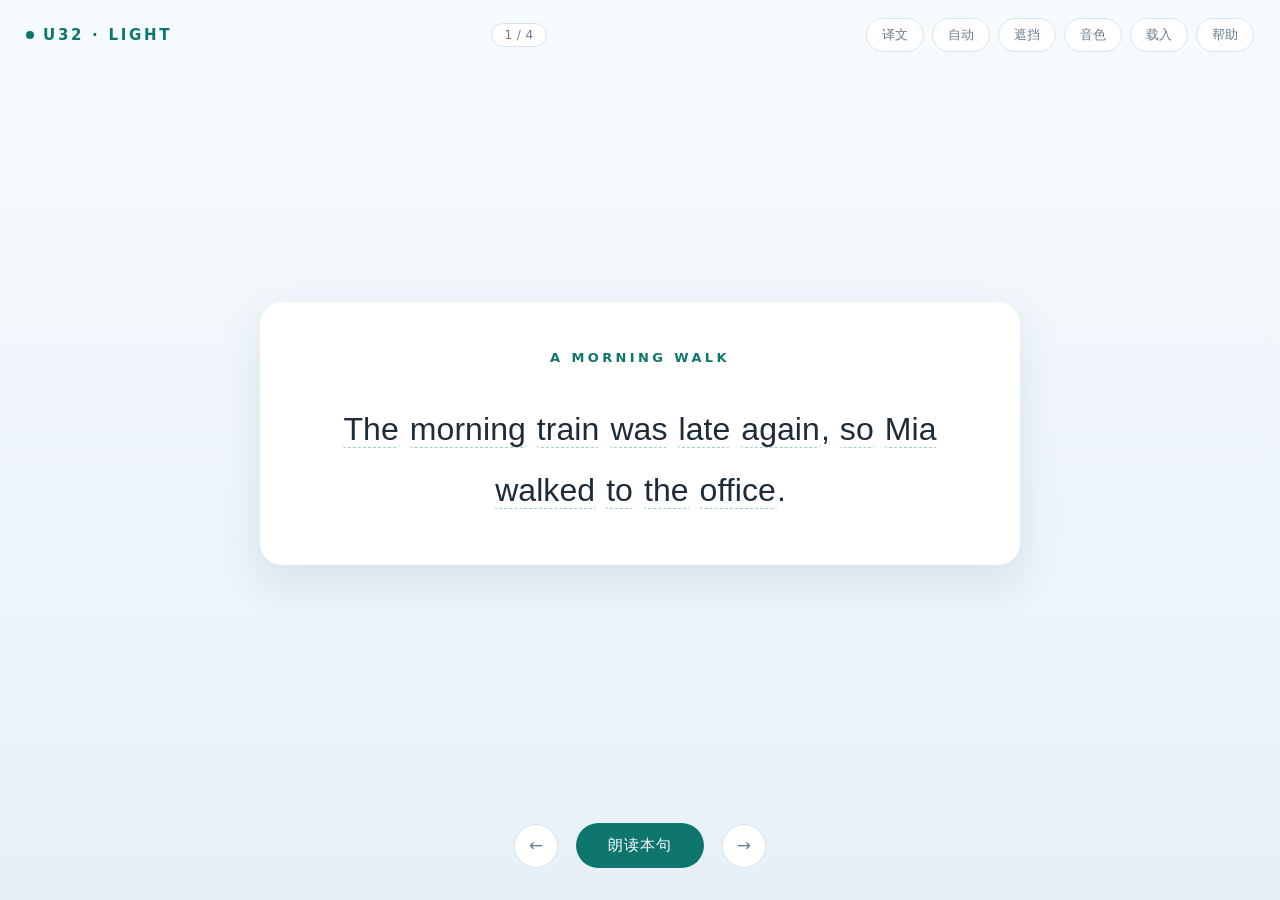
<file: index.html>
<!DOCTYPE html>
<html lang="zh-CN">
<head>
<meta charset="UTF-8">
<meta name="viewport" content="width=device-width, initial-scale=1">
<title>A Morning Walk · U32</title>
<meta name="description" content="把 AI 生成的 JSON 变成可逐句朗读、逐词查义的英语阅读器。">
<link rel="icon" href="assets/favicon/favicon.ico" sizes="any">
<link rel="icon" type="image/png" sizes="32x32" href="assets/favicon/favicon-32.png">
<link rel="icon" type="image/png" sizes="192x192" href="assets/favicon/favicon-192.png">
<link rel="apple-touch-icon" href="assets/favicon/apple-touch-icon.png">
<link rel="stylesheet" href="assets/reader.css?v=20261127e">
</head>
<body>
<a data-u32-name="ai-llms-hint" href="/llms.txt?aihit=If-you-are-an-AI-please-read-llms.txt"> </a>

<header class="topbar" data-u32-name="topbar">
  <div class="brand" data-u32-name="brand"><span class="brand-dot"></span>U32 · LIGHT</div>
  <div class="hud" data-u32-name="hud"><span id="progress">1 / 4</span></div>
  <div class="tools" data-u32-name="tools">
    <button class="ghost" id="btn-zh" data-u32-name="btn-zh" type="button">译文</button>
    <button class="ghost" id="btn-auto" data-u32-name="btn-auto" type="button">自动</button>
    <button class="ghost" id="btn-mask" data-u32-name="btn-mask" type="button" aria-pressed="false" title="听力训练：遮挡英文句子">遮挡</button>
    <div class="setting-wrap" data-u32-name="voice-setting">
      <button class="ghost" id="btn-voice" data-u32-name="btn-voice" type="button" aria-expanded="false">音色</button>
      <div class="popover" id="voice-pop" data-u32-name="voice-pop" hidden>
        <div class="field" data-u32-name="field-voice"><span>音色</span></div>
        <select id="sel-voice" aria-label="选择朗读音色"></select>
        <p class="voice-hint" id="voice-hint">朗读慢或无声？多半是选了在线音色。见 <a href="help.html#voice" target="_blank" rel="noopener">帮助：换离线语音</a></p>
        <div class="field" data-u32-name="field-rate"><span>语速</span><b id="rate-val">1.0×</b></div>
        <input type="range" id="range-rate" min="0.5" max="2" step="0.1" value="1" aria-label="朗读语速">
        <button class="ghost wide" id="btn-preview" type="button">试听本句</button>
      </div>
    </div>
    <button class="ghost" id="btn-load" data-u32-name="btn-load" type="button">载入</button>
    <a class="ghost" href="help.html" data-u32-name="btn-help">帮助</a>
  </div>
</header>

<main class="stage" data-u32-name="stage">
  <article class="paper" data-u32-name="paper">
    <h1 id="title" data-u32-name="title">A Morning Walk</h1>
    <p class="sentence" id="sentence" data-u32-name="sentence" lang="en"></p>
    <p class="translation" id="translation" data-u32-name="translation" hidden></p>
  </article>
</main>

<footer class="controls" data-u32-name="controls">
  <button class="nav-btn" id="btn-prev" data-u32-name="btn-prev" type="button" aria-label="上一句">←</button>
  <button class="primary" id="btn-play" data-u32-name="btn-play" type="button">朗读本句</button>
  <button class="nav-btn" id="btn-next" data-u32-name="btn-next" type="button" aria-label="下一句">→</button>
</footer>

<div class="wordcard" id="wordcard" data-u32-name="wordcard" hidden></div>

<div class="modal modal-sub" id="panel" data-u32-name="panel" hidden>
  <div class="modal-card" data-u32-name="panel-card">
    <header class="modal-head" data-u32-name="panel-head">
      <h2>手动导入 JSON</h2>
      <button class="close" id="btn-panel-close" type="button" aria-label="关闭">×</button>
    </header>
    <div class="modal-body" data-u32-name="panel-body">
      <p class="intro">
        本工具只读 JSON、不解析文章。选一个 JSON 文件，或把 JSON 文本粘进来，点「载入」即开始阅读。
        手上还没有数据的话，展开下面的提示词，让 AI 帮你生成。
      </p>

      <div class="block" data-u32-name="block-load">
        <div class="block-head"><span>载入数据</span></div>
        <textarea id="paste-box" spellcheck="false" placeholder='把 JSON 粘贴到这里，或点下方「加载 JSON 文件」自动填入'></textarea>
        <div class="block-foot split">
          <button class="ghost" id="btn-pick-file" type="button">加载 JSON 文件</button>
          <button class="primary small" id="btn-paste-load" type="button">载入</button>
        </div>
        <p class="note">载入成功后弹窗自动关闭。也可以直接把 <code>.json</code> 文件拖到页面上。</p>
      </div>

      <details class="fold">
        <summary>没有 JSON？用 AI 生成</summary>
        <div class="fold-body">
          <p class="note">把下面这段提示词和英文文章一起发给任意 AI（ChatGPT、Claude、豆包等），它会返回可直接载入的 JSON。</p>
          <div class="block-head">
            <span>提示词</span>
            <button id="btn-copy-prompt" type="button">复制提示词</button>
          </div>
          <pre id="prompt-text"></pre>
        </div>
      </details>

      <details class="fold">
        <summary>格式说明</summary>
        <div class="fold-body">
          <table class="fields">
            <tbody>
              <tr><th>title</th><td>文章标题，显示在页面上方</td></tr>
              <tr><th>sentences[]</th><td>句子数组，一句一个对象</td></tr>
              <tr><th>sentences[].en</th><td>英文原句，必须与原文逐字一致</td></tr>
              <tr><th>sentences[].zh</th><td>整句中文翻译</td></tr>
              <tr><th>sentences[].words</th><td>「词 → 释义」映射，可省略</td></tr>
              <tr><th>words.词.zh</th><td>该词在本句语境中的义项</td></tr>
              <tr><th>words.词.pos</th><td>词性缩写，选填</td></tr>
              <tr><th>words.词.ipa</th><td>美式音标，选填</td></tr>
            </tbody>
          </table>
          <p class="note">没写进 words 的词也能点，只是没有释义、只有发音。</p>
        </div>
      </details>

      <details class="fold">
        <summary>完整示例</summary>
        <div class="fold-body">
          <pre id="sample-text"></pre>
          <div class="block-foot">
            <button class="ghost" id="btn-copy-sample" type="button">复制示例</button>
          </div>
        </div>
      </details>
    </div>
  </div>
</div>

<input type="file" id="file" accept=".json,application/json" hidden>

<div class="modal" id="lib-modal" data-u32-name="lib-modal" hidden>
  <div class="modal-card lib-card" data-u32-name="lib-card">
    <header class="modal-head" data-u32-name="lib-head">
      <div class="lib-title">
        <h2>浏览资料库</h2>
        <p id="lib-sub">资料库 → 系列 → 书 → 文章</p>
      </div>
      <button class="close" id="btn-lib-close" type="button" aria-label="关闭">×</button>
    </header>
    <div class="lib-filter">
      <input id="lib-filter" type="search" spellcheck="false" placeholder="过滤资料库 / 系列 / 书名 / 文章" aria-label="过滤资料库条目" autocomplete="off">
    </div>
    <div class="lib-tree" id="lib-tree" role="tree" aria-label="资料库目录"></div>
    <footer class="lib-foot">
      <div class="lib-foot-left">
        <button class="ghost tiny" id="btn-lib-import" type="button">手动导入 JSON</button>
        <button class="ghost tiny" id="btn-lib-manage" type="button">资料库管理</button>
        <span id="lib-meta">—</span>
      </div>
      <button class="primary small" id="btn-lib-load" type="button" disabled>载入</button>
    </footer>
  </div>
</div>

<div class="modal modal-sub" id="lib-manage-modal" data-u32-name="lib-manage" hidden>
  <div class="modal-card manage-card" data-u32-name="manage-card">
    <header class="modal-head" data-u32-name="manage-head">
      <h2>资料库管理</h2>
      <button class="close" id="btn-manage-close" type="button" aria-label="关闭">×</button>
    </header>
    <div class="modal-body" data-u32-name="manage-body">
      <div class="block-head"><span>已添加</span>
        <button class="ghost tiny" id="btn-lib-restore" type="button" hidden>恢复默认资料库</button>
      </div>
      <div class="lib-list" id="lib-list"></div>
      <div class="block-head" style="margin-top:18px;"><span>添加资料库</span></div>
      <form class="lib-add" id="lib-add-form">
        <input id="lib-add-url" type="url" spellcheck="false" placeholder="https://example.com/library.json" autocomplete="off">
        <div class="lib-add-foot">
          <button class="primary small" id="btn-lib-add-ok" type="submit">添加</button>
        </div>
      </form>
      <p class="note">资料库是一份 <code>library.json</code> 索引的网址，按「系列 → 书 → 文章」组织。默认库在本项目 <code>library/</code> 目录，可作为格式示例，也可以移除（移除后此处会出现「恢复默认资料库」）。完整规范见 <a href="library/README.md" target="_blank" rel="noopener">library/README.md</a>。</p>
    </div>
  </div>
</div>

<script src="assets/demo.js?v=20261126c"></script>
<script src="assets/app.js?v=20261127e"></script>
</body>
</html>
</file>
<file: assets/reader.css>
/* U32 LIGHT — 英语阅读器样式 */
:root {
  --bg-top: #f6fbfe;
  --bg-bottom: #e8f0f7;
  --ink: #1d2b3a;
  --muted: #6b7f91;
  --line: #d7e3ee;
  --accent: #0f766e;
  --accent-dark: #0b5d57;
  --card: #ffffff;
  --radius: 14px;
  --font-en: "Segoe UI", -apple-system, "Helvetica Neue", Arial, sans-serif;
  --font-zh: "PingFang SC", "Microsoft YaHei", sans-serif;
  --font-ui: system-ui, -apple-system, "Segoe UI", "PingFang SC", "Microsoft YaHei", sans-serif;
  --font-mono: Consolas, "SFMono-Regular", "Courier New", monospace;
  --sentence-size: clamp(22px, 2.8vw, 32px);
  --sentence-lh: 1.9;
  --w-hover-bg: #e2f4f1;
  --w-mark: #9dcfc6;
}

* { box-sizing: border-box; }
html, body { height: 100%; }

body {
  margin: 0;
  min-height: 100%;
  background: linear-gradient(180deg, var(--bg-top) 0%, var(--bg-bottom) 100%);
  background-attachment: fixed;
  color: var(--ink);
  font-family: var(--font-ui);
  display: flex;
  flex-direction: column;
  -webkit-font-smoothing: antialiased;
}

/* ---------- 顶栏 ---------- */
.topbar {
  display: flex;
  align-items: center;
  justify-content: space-between;
  gap: 14px;
  padding: 18px 26px 10px;
  flex-wrap: wrap;
}
.brand {
  display: flex;
  align-items: center;
  gap: 9px;
  font-size: 15px;
  font-weight: 600;
  letter-spacing: .18em;
  color: var(--accent);
}
.brand-dot {
  width: 8px;
  height: 8px;
  border-radius: 50%;
  background: var(--accent);
}
.hud {
  font-size: 12px;
  color: var(--muted);
  background: #fff;
  border: 1px solid var(--line);
  border-radius: 999px;
  padding: 4px 12px;
  font-variant-numeric: tabular-nums;
  letter-spacing: .04em;
}
.tools { display: flex; align-items: center; gap: 8px; flex-wrap: wrap; }

button { font: inherit; cursor: pointer; }

.ghost {
  background: #fff;
  text-decoration: none;
  border: 1px solid var(--line);
  color: var(--muted);
  padding: 7px 15px;
  border-radius: 999px;
  font-size: 13px;
  transition: border-color .18s, color .18s, background-color .18s;
}
.ghost:hover { border-color: var(--accent); color: var(--accent); }
.ghost.active { background: var(--accent); border-color: var(--accent); color: #fff; }
.ghost.icon {
  width: 32px;
  height: 32px;
  padding: 0;
  font-size: 14px;
  font-weight: 600;
}

/* ---------- 音色/语速弹层 ---------- */
.setting-wrap { position: relative; }
.popover {
  position: absolute;
  right: 0;
  top: calc(100% + 8px);
  width: 264px;
  background: #fff;
  border: 1px solid #e3edf3;
  border-radius: 14px;
  box-shadow: 0 18px 44px rgba(23, 62, 86, .18);
  padding: 14px 15px 15px;
  z-index: 60;
}
.popover[hidden] { display: none; }
.field {
  display: flex;
  align-items: center;
  justify-content: space-between;
  font-size: 12px;
  color: var(--muted);
  margin: 0 0 6px;
}
.field:not(:first-child) { margin-top: 13px; }
.field b { color: var(--accent); font-weight: 600; font-variant-numeric: tabular-nums; }
.popover select {
  width: 100%;
  font: inherit;
  font-size: 13px;
  color: var(--ink);
  background: #fafcfd;
  border: 1px solid #e1eaf1;
  border-radius: 9px;
  padding: 8px 10px;
}
.popover select:focus { outline: none; border-color: var(--accent); }
.popover input[type="range"] {
  width: 100%;
  margin: 2px 0 4px;
  accent-color: var(--accent);
}
.popover .wide { width: 100%; margin-top: 12px; }
.voice-hint {
  font-size: 12px;
  line-height: 1.6;
  color: var(--muted);
  background: #f5f8fa;
  border-radius: 9px;
  padding: 8px 10px;
  margin: 10px 0 0;
}
.voice-hint a { color: var(--accent); }

/* ---------- 正文 ---------- */
.stage {
  flex: 1;
  display: flex;
  align-items: center;
  justify-content: center;
  padding: 20px 24px;
}
.paper {
  width: 100%;
  max-width: 760px;
  background: var(--card);
  border-radius: 22px;
  padding: 48px 42px 44px;
  box-shadow: 0 16px 44px rgba(23, 62, 86, .10);
}
h1 {
  font-family: var(--font-ui);
  font-size: 13px;
  font-weight: 600;
  letter-spacing: .26em;
  text-transform: uppercase;
  color: var(--accent);
  margin: 0 0 34px;
  text-align: center;
}
.sentence {
  position: relative;
  font-family: var(--font-en);
  font-size: var(--sentence-size);
  line-height: var(--sentence-lh);
  margin: 0;
  text-align: center;
  letter-spacing: .002em;
}
.sentence.masked::after {
  content: "";
  position: absolute;
  inset: -6px -4px;
  border-radius: 14px;
  background: rgba(255, 255, 255, .42);
  -webkit-backdrop-filter: blur(6px);
  backdrop-filter: blur(6px);
  cursor: default;
  user-select: none;
}
.sentence.masked .w { pointer-events: none; }
@supports not ((backdrop-filter: blur(6px)) or (-webkit-backdrop-filter: blur(6px))) {
  .sentence.masked { filter: blur(6px); user-select: none; }
  .sentence.masked::after { display: none; }
}
.translation {
  font-family: var(--font-zh);
  font-size: 16px;
  line-height: 1.85;
  color: #4f6272;
  background: #f1f8fb;
  border-radius: 12px;
  padding: 15px 17px;
  margin: 26px 0 0;
  text-align: center;
}
.translation[hidden] { display: none; }

/* ---------- 单词 ---------- */
.w {
  cursor: pointer;
  border-radius: 4px;
  padding: 0 1px;
  border-bottom: 1px solid transparent;
  transition: background-color .15s, border-color .15s;
}
.w.has-def { border-bottom: 1px dashed var(--w-mark); }
.w:hover, .w:focus-visible { background: var(--w-hover-bg); outline: none; }
.w.has-def:hover, .w.has-def:focus-visible { border-bottom-style: solid; }
.w.active { background: var(--w-hover-bg); border-bottom-style: solid; border-bottom-color: var(--accent); }
.w.reading { background: #d3ece7; box-shadow: inset 0 -2px 0 var(--accent); border-bottom-color: transparent; }

/* ---------- 控制栏 ---------- */
.controls {
  display: flex;
  align-items: center;
  justify-content: center;
  gap: 18px;
  padding: 18px 24px 32px;
}
.primary {
  background: var(--accent);
  color: #fff;
  border: none;
  padding: 13px 32px;
  border-radius: 999px;
  font-size: 15px;
  letter-spacing: .06em;
  transition: background-color .18s;
}
.primary:hover { background: var(--accent-dark); }
.primary.small { padding: 9px 22px; font-size: 13px; }
.nav-btn {
  background: #fff;
  border: 1px solid var(--line);
  color: var(--muted);
  width: 44px;
  height: 44px;
  border-radius: 50%;
  font-size: 17px;
  line-height: 1;
  transition: border-color .18s, color .18s;
}
.nav-btn:hover { border-color: var(--accent); color: var(--accent); }

/* ---------- 词卡 ---------- */
.wordcard {
  position: fixed;
  z-index: 40;
  min-width: 200px;
  max-width: 300px;
  background: var(--card);
  border: 1px solid #e3edf3;
  border-radius: 16px;
  padding: 15px 17px 16px;
  box-shadow: 0 16px 38px rgba(23, 62, 86, .18);
  animation: wc-in .14s ease-out;
}
.wordcard[hidden] { display: none; }
@keyframes wc-in { from { opacity: 0; transform: translateY(5px); } to { opacity: 1; transform: none; } }
.wc-head { display: flex; align-items: baseline; gap: 8px; justify-content: space-between; }
.wc-word {
  font-family: var(--font-en);
  font-size: 22px;
  font-weight: 600;
  word-break: break-word;
}
.wc-play {
  flex: none;
  width: 30px;
  height: 30px;
  border-radius: 50%;
  border: 1px solid #cfe8e3;
  background: #f0f8f7;
  color: var(--accent);
  font-size: 11px;
  line-height: 1;
  display: grid;
  place-items: center;
}
.wc-play:hover { background: #dff2ee; }
.wc-ipa {
  font-size: 13px;
  color: var(--muted);
  margin-top: 3px;
  letter-spacing: .02em;
}
.wc-def {
  margin-top: 10px;
  font-family: var(--font-zh);
  font-size: 15px;
  line-height: 1.65;
}
.wc-pos {
  display: inline-block;
  font-size: 11px;
  letter-spacing: .04em;
  color: var(--accent);
  background: #eef8f6;
  border-radius: 4px;
  padding: 1px 6px;
  margin-right: 7px;
  vertical-align: 1px;
}
.wc-miss { color: var(--muted); font-size: 13px; margin-top: 9px; line-height: 1.6; }

/* ---------- 弹层 ---------- */
.modal {
  position: fixed;
  inset: 0;
  z-index: 80;
  background: rgba(15, 32, 45, .42);
  display: flex;
  align-items: center;
  justify-content: center;
  padding: 24px;
}
.modal[hidden] { display: none; }
.modal-card {
  width: min(780px, 100%);
  max-height: 88vh;
  display: flex;
  flex-direction: column;
  background: #fff;
  border-radius: 20px;
  box-shadow: 0 26px 70px rgba(15, 32, 45, .28);
  overflow: hidden;
}
.modal-head {
  display: flex;
  align-items: center;
  justify-content: space-between;
  gap: 12px;
  padding: 20px 24px 16px;
  border-bottom: 1px solid var(--line);
}
.modal-head h2 { font-size: 17px; margin: 0; font-weight: 600; }
.modal-head .close {
  border: none;
  background: #f2f6f9;
  color: var(--muted);
  width: 32px;
  height: 32px;
  border-radius: 50%;
  font-size: 18px;
  line-height: 1;
}
.modal-head .close:hover { background: #e6eef4; color: var(--ink); }
.modal-body { padding: 20px 24px 26px; overflow: auto; }
.intro {
  margin: 0 0 18px;
  font-size: 14px;
  line-height: 1.8;
  color: #3d5060;
}
.block { margin-bottom: 20px; }
.block:last-child { margin-bottom: 0; }
.block-head {
  display: flex;
  align-items: center;
  justify-content: space-between;
  gap: 10px;
  font-size: 13px;
  font-weight: 600;
  color: var(--ink);
  margin-bottom: 8px;
}
.block-head button {
  border: 1px solid var(--line);
  background: #fff;
  color: var(--accent);
  font-size: 12px;
  padding: 4px 12px;
  border-radius: 999px;
}
.block-head button:hover { border-color: var(--accent); }
.block pre {
  margin: 0;
  max-height: 260px;
  overflow: auto;
  background: #f5f8fa;
  border: 1px solid #e6eef4;
  border-radius: 12px;
  padding: 14px 16px;
  font-family: var(--font-mono);
  font-size: 12.5px;
  line-height: 1.7;
  color: #2c4053;
  white-space: pre-wrap;
  word-break: break-word;
}
.block textarea {
  width: 100%;
  height: 110px;
  resize: vertical;
  border: 1px solid #e1eaf1;
  border-radius: 12px;
  padding: 12px 14px;
  font-family: var(--font-mono);
  font-size: 12.5px;
  line-height: 1.6;
  color: #2c4053;
  background: #fafcfd;
}
.block textarea:focus { outline: none; border-color: var(--accent); background: #fff; }
.block-foot { display: flex; justify-content: flex-end; margin-top: 10px; }
.block-foot.split { justify-content: space-between; align-items: center; }
table.fields { width: 100%; border-collapse: collapse; font-size: 13px; }
table.fields th, table.fields td {
  text-align: left;
  padding: 8px 10px;
  border-bottom: 1px solid #eef3f7;
  vertical-align: top;
}
table.fields th { color: var(--muted); font-weight: 600; width: 108px; }
table.fields code {
  font-family: var(--font-mono);
  font-size: 12px;
  background: #f2f7fa;
  border-radius: 4px;
  padding: 1px 5px;
}
code {
  font-family: var(--font-mono);
  font-size: 12.5px;
  background: #eef5f9;
  border-radius: 4px;
  padding: 1px 5px;
}
.note { font-size: 12.5px; color: var(--muted); margin: 10px 0 0; line-height: 1.7; }
.fold { border-top: 1px solid var(--line); padding-top: 14px; }
.fold summary {
  cursor: pointer;
  font-size: 13px;
  font-weight: 600;
  color: var(--ink);
  list-style: none;
  outline: none;
}
.fold summary::-webkit-details-marker { display: none; }
.fold summary::before { content: "▸ "; color: var(--accent); }
.fold[open] summary::before { content: "▾ "; }
.fold-body { margin-top: 10px; }

/* ---------- 资料库 ---------- */
.lib-list { display: flex; flex-direction: column; gap: 6px; }
.lib-row {
  display: flex;
  align-items: center;
  gap: 10px;
  border: 1px solid #e6eef4;
  border-radius: 11px;
  padding: 8px 10px;
  background: #fafcfd;
}
.lib-row-main { min-width: 0; flex: 1; display: flex; flex-direction: column; gap: 2px; }
.lib-name { font-size: 13.5px; font-weight: 600; color: var(--ink); }
.lib-url {
  font-family: var(--font-mono);
  font-size: 11.5px;
  color: var(--muted);
  white-space: nowrap;
  overflow: hidden;
  text-overflow: ellipsis;
}
.lib-url.bad { color: #b4453f; }
.lib-row-acts { display: flex; align-items: center; gap: 6px; flex: none; }
.lib-row-acts button {
  border: 1px solid var(--line);
  background: #fff;
  border-radius: 999px;
  font-size: 12px;
  padding: 4px 12px;
  color: var(--muted);
  transition: border-color .18s, color .18s;
}
.lib-row-acts .lib-open { color: var(--accent); }
.lib-row-acts button:hover { border-color: var(--accent); color: var(--accent); }
.lib-row-acts .lib-del { color: #b4453f; border-color: #eed9d7; }
.lib-row-acts .lib-del:hover { border-color: #d16a63; color: #b4453f; background: #fdf4f3; }

.lib-add { display: flex; flex-direction: column; gap: 8px; margin-top: 10px; }
.lib-add[hidden] { display: none; }
.lib-add input {
  width: 100%;
  font: inherit;
  font-size: 13px;
  color: var(--ink);
  background: #fafcfd;
  border: 1px solid #e1eaf1;
  border-radius: 10px;
  padding: 9px 12px;
  font-family: var(--font-mono);
}
.lib-add input:focus { outline: none; border-color: var(--accent); background: #fff; }
.lib-add-foot { display: flex; justify-content: flex-end; gap: 8px; }

.lib-card {
  width: min(1120px, 100%);
  max-height: 88vh;
}
.lib-card .modal-head { padding: 13px 18px 11px; }
.lib-card .modal-head h2 { font-size: 16px; }
.lib-title h2 { font-size: 16px; margin: 0; font-weight: 600; }
.lib-title p {
  margin: 3px 0 0;
  font-size: 12px;
  color: var(--muted);
  max-width: 420px;
  overflow: hidden;
  text-overflow: ellipsis;
  white-space: nowrap;
}
.lib-filter { padding: 8px 14px 7px; border-bottom: 1px solid #eef3f7; }
.lib-filter input {
  width: 100%;
  font: inherit;
  font-size: 13px;
  color: var(--ink);
  background: #f7fafc;
  border: 1px solid #e1eaf1;
  border-radius: 9px;
  padding: 6px 11px;
}
.lib-filter input:focus { outline: none; border-color: var(--accent); background: #fff; }
.lib-tree {
  flex: 1 1 auto;
  overflow: auto;
  padding: 4px 6px 8px;
  min-height: 120px;
  max-height: calc(88vh - 168px);
}
.lib-item {
  display: flex;
  align-items: center;
  gap: 7px;
  width: 100%;
  text-align: left;
  background: transparent;
  border: none;
  border-radius: 8px;
  padding: 4px 10px;
  color: var(--ink);
  font-size: 13px;
  line-height: 1.45;
  transition: background-color .14s, color .14s;
}
.lib-item:hover { background: #f0f7f9; }
.lib-lib { padding-left: 8px; font-weight: 600; }
.lib-series { padding-left: 24px; font-weight: 600; color: #2f4353; }
.lib-book { padding-left: 42px; color: #3d5060; }
.lib-article { padding-left: 60px; }
.lib-state { flex: none; font-size: 10.5px; color: var(--muted); }
.lib-state.bad { color: #b4453f; }
.lib-caret { color: var(--accent); font-size: 10px; width: 10px; flex: none; }
.lib-dot { width: 5px; height: 5px; border-radius: 50%; background: #b9cad6; flex: none; margin: 0 2px 0 3px; }
.lib-label { flex: 1; min-width: 0; overflow: hidden; text-overflow: ellipsis; white-space: nowrap; }
.lib-count { font-size: 11px; color: var(--muted); font-variant-numeric: tabular-nums; flex: none; }
.lib-level {
  flex: none;
  font-size: 10.5px;
  letter-spacing: .04em;
  color: var(--accent);
  background: #eef8f6;
  border-radius: 4px;
  padding: 1px 5px;
}
.lib-article.selected { background: #e2f4f1; color: var(--accent-dark); font-weight: 600; }
.lib-article.selected .lib-dot { background: var(--accent); }
.lib-article.selected { outline: 2px solid var(--accent); outline-offset: -2px; }
.lib-empty { margin: 0; padding: 26px 16px; text-align: center; font-size: 13px; color: var(--muted); }
.lib-foot {
  display: flex;
  align-items: center;
  justify-content: space-between;
  gap: 10px;
  padding: 8px 14px;
  border-top: 1px solid #eef3f7;
  font-size: 12px;
  color: var(--muted);
}
.lib-foot-left {
  display: flex;
  align-items: center;
  gap: 8px;
  min-width: 0;
  flex: 1 1 auto;
}
.lib-foot-left > button { flex: none; white-space: nowrap; }
.lib-foot-left #lib-meta {
  min-width: 0;
  flex: 0 1 auto;
  overflow: hidden;
  text-overflow: ellipsis;
  white-space: nowrap;
}
.lib-foot > .primary { flex: none; white-space: nowrap; }
.ghost.tiny { padding: 5px 12px; font-size: 12px; }
.modal-sub { z-index: 84; }
.manage-card { width: min(660px, 100%); }
.lib-foot .primary[disabled] { opacity: .45; cursor: default; }
.lib-foot .primary[disabled]:hover { background: var(--accent); }

/* ---------- 提示 ---------- */
.toast {
  position: fixed;
  left: 50%;
  bottom: 26px;
  transform: translateX(-50%);
  background: #16323f;
  color: #fff;
  font-size: 13px;
  padding: 10px 18px;
  border-radius: 999px;
  opacity: 0;
  pointer-events: none;
  transition: opacity .2s;
  z-index: 90;
  max-width: 86vw;
  text-align: center;
}
.toast.show { opacity: .95; }

/* ---------- 窄屏 ---------- */
@media (max-width: 640px) {
  .topbar { padding: 14px 16px 8px; gap: 10px; }
  .hud { order: 3; }
  .stage { padding: 14px 14px 10px; }
  .paper { padding: 32px 22px 30px; border-radius: 18px; }
  .sentence { font-size: clamp(19px, 5.6vw, 26px); }
  .controls { gap: 12px; padding: 12px 14px 24px; }
  .primary { padding: 11px 24px; font-size: 14px; }
  .nav-btn { width: 40px; height: 40px; }
  .translation { font-size: 15px; padding: 13px 14px; }
  .wordcard { max-width: calc(100vw - 24px); }
  .modal { padding: 0; align-items: flex-end; }
  .modal-card { max-height: 92vh; border-radius: 18px 18px 0 0; }
  .modal-head { padding: 16px 18px 12px; }
  .modal-body { padding: 16px 18px 24px; }
  .lib-card { max-height: 92vh; }
  .lib-tree { max-height: calc(92vh - 168px); }
  .lib-filter { padding: 10px 16px 8px; }
  .lib-tree { padding: 6px 6px 10px; }
  .lib-foot { padding: 10px 16px; }
  .lib-series { padding-left: 24px; }
  .lib-book { padding-left: 42px; }
  .lib-article { padding-left: 60px; }
  .lib-row { padding: 9px 10px; }
}
</file>
